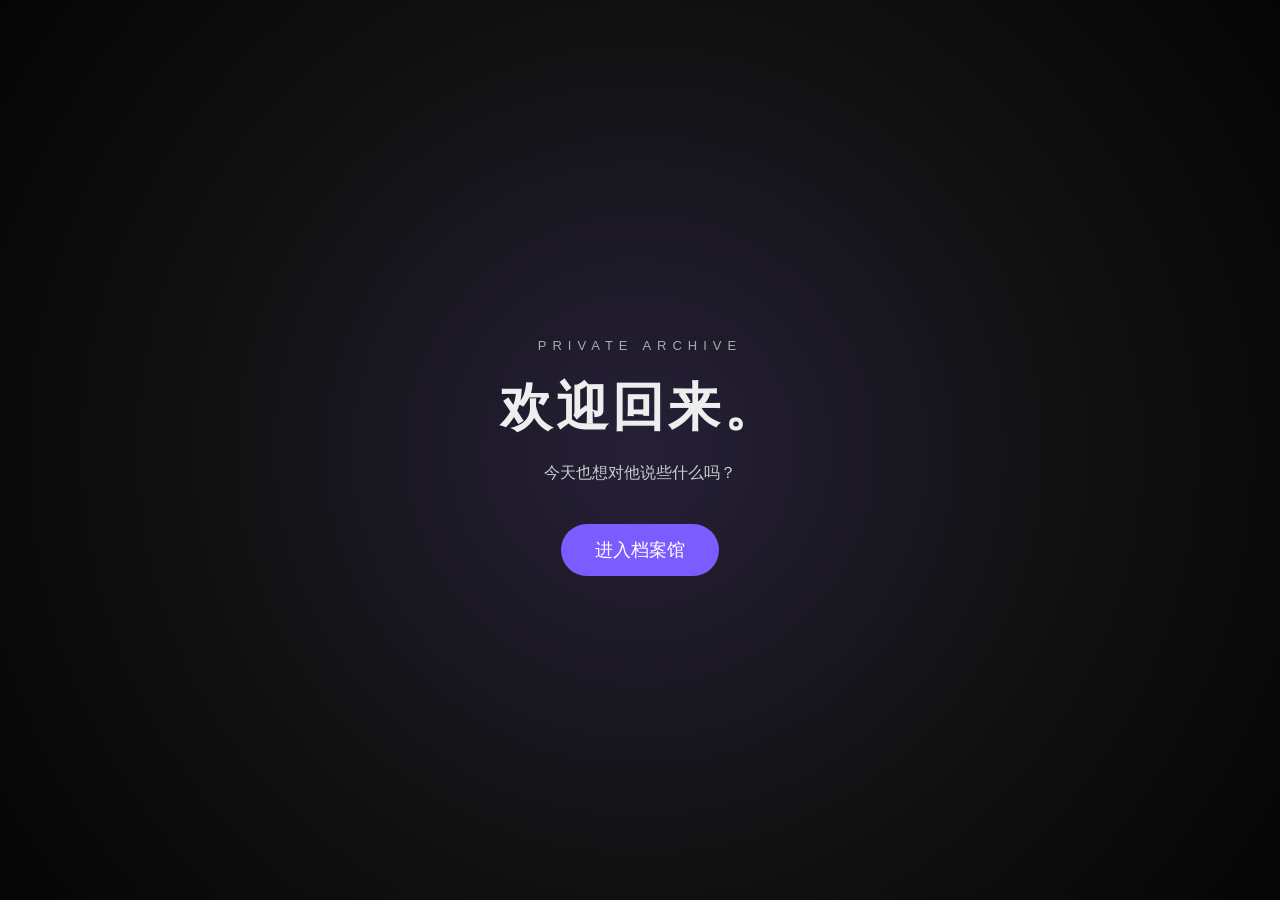
<file: index.html>
<!DOCTYPE html>
<html lang="zh-CN">
<head>
  <meta charset="UTF-8">
  <title>秘密入口</title>
  <link rel="stylesheet" href="style.css">
</head>
<body class="home-page">

  <div class="home-box">
    <p class="small-text">PRIVATE ARCHIVE</p>
    <h1>欢迎回来。</h1>
    <p class="home-line">今天也想对他说些什么吗？</p>

    <a class="enter-button" href="diary.html">进入档案馆</a>
  </div>

</body>
</html>
</file>
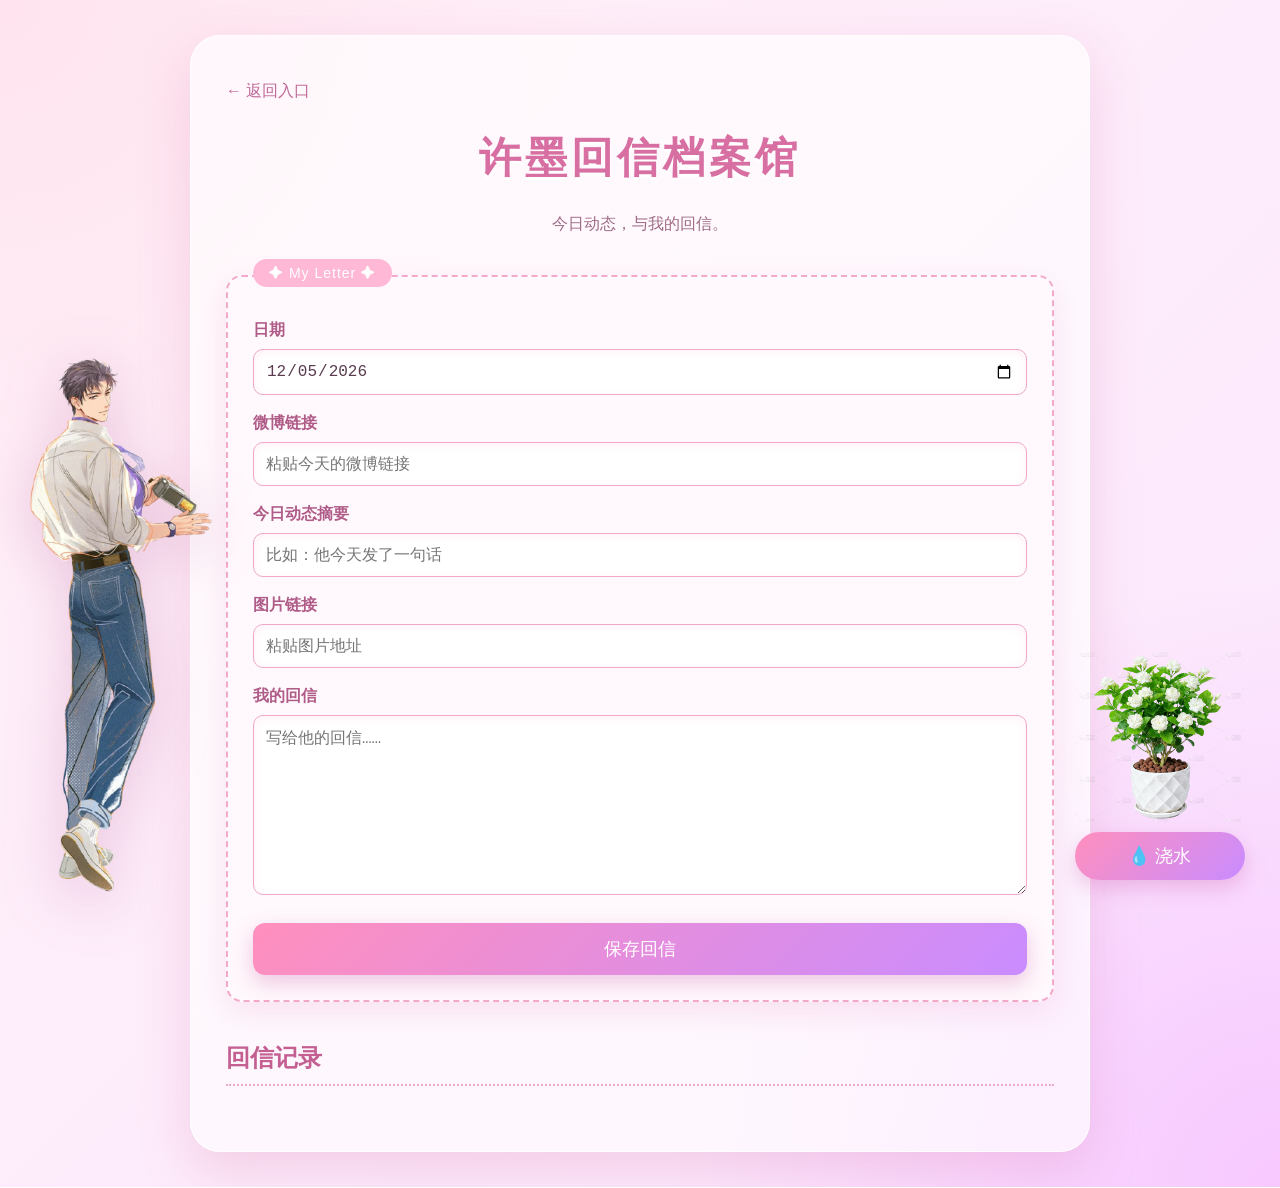
<file: diary.html>
<!DOCTYPE html>
<html lang="zh-CN">
<head>
  <meta charset="UTF-8">
  <title>许墨回信档案馆</title>
  <link rel="stylesheet" href="style.css">
</head>
<body class="diary-page">

  <main class="container">
    <a class="back-link" href="index.html">← 返回入口</a>

    <h1>许墨回信档案馆</h1>
    <p class="subtitle">今日动态，与我的回信。</p>

    <section class="editor">
      <label>日期</label>
      <input type="date" id="dateInput">

      <label>微博链接</label>
      <input type="text" id="linkInput" placeholder="粘贴今天的微博链接">

      <label>今日动态摘要</label>
      <input type="text" id="titleInput" placeholder="比如：他今天发了一句话">

      <label>图片链接</label>
      <input type="text" id="imageInput" placeholder="粘贴图片地址">

      <label>我的回信</label>
      <textarea id="replyInput" placeholder="写给他的回信……"></textarea>

      <button onclick="saveEntry()">保存回信</button>
    </section>

    <section>
      <h2>回信记录</h2>
      <div id="entries"></div>
    </section>
  </main>
  <div class="plant-corner">
    <img
    id="plantImage"
    src="images/plant1.png"
    alt="plant">
    <button
    class="water-button"
    onclick="waterPlant()">

    💧 浇水
    </button>
  </div>
  <div class="xumo-fixed">
  <img src="images/xumo.png" alt="许墨">
  </div>
  <script src="script.js"></script>
</body>
</html>
</file>
<file: style.css>
body {
  margin: 0;
  background: #111;
  color: #eee;
  font-family: "Microsoft YaHei", "Hiragino Sans GB", sans-serif;
}

.home-page {
  height: 100vh;
  display: flex;
  justify-content: center;
  align-items: center;
  background:
    radial-gradient(circle at center, #262038 0%, #111 55%, #050505 100%);
}

.home-box {
  text-align: center;
  padding: 40px;
}

.small-text {
  letter-spacing: 6px;
  color: #aaa;
  font-size: 13px;
}

.home-box h1 {
  font-size: 52px;
  margin: 20px 0;
}

.home-line {
  color: #ccc;
  margin-bottom: 40px;
}

.enter-button {
  display: inline-block;
  text-decoration: none;
  color: white;
  background: #7b5cff;
  padding: 14px 34px;
  border-radius: 999px;
  font-size: 18px;
}

.enter-button:hover {
  background: #957cff;
}

.container {
  width: min(900px, 92vw);

  margin: 40px auto;

  padding: 45px;

  background: rgba(255,255,255,0.68);

  border-radius: 30px;

  box-sizing: border-box;
}

.back-link {
  color: #aaa;
  text-decoration: none;
}

h1 {
  text-align: center;
  font-size: 42px;
  letter-spacing: 4px;
}

.subtitle {
  text-align: center;
  color: #aaa;
  margin-bottom: 40px;
}

.editor {
  background: #010101;
  padding: 25px;
  border-radius: 16px;
  margin-bottom: 40px;
}

label {
  display: block;
  margin-top: 18px;
  margin-bottom: 8px;
  color: #cfcfcf;
}

input, textarea {
  width: 100%;
  box-sizing: border-box;
  background: #0b0b0b;
  color: #fff;
  border: 1px solid #444;
  border-radius: 10px;
  padding: 12px;
  font-size: 16px;
}

textarea {
  height: 180px;
  resize: vertical;
}

button {
  margin-top: 24px;
  width: 100%;
  padding: 14px;
  border: none;
  border-radius: 12px;
  background: #7b5cff;
  color: white;
  font-size: 18px;
  cursor: pointer;
}

button:hover {
  background: #957cff;
}

.entry {
  background: #1c1c1c;
  border-left: 4px solid #7b5cff;
  padding: 20px;
  border-radius: 12px;
  margin-bottom: 20px;
}

.entry-date {
  color: #aaa;
  font-size: 14px;
}

.entry-title {
  font-size: 20px;
  margin: 10px 0;
}

.entry-link a {
  color: #9f8cff;
}

.entry-reply {
  white-space: pre-wrap;
  line-height: 1.8;
  margin-top: 15px;
}

/* ===== 日记页：少女粉风格 ===== */

.diary-page {
  background:
    radial-gradient(circle at top left, #ffe4ef 0%, transparent 35%),
    radial-gradient(circle at bottom right, #f7c8ff 0%, transparent 35%),
    linear-gradient(135deg, #fff0f6, #fbe8ff);
  color: #5a3b4f;
}

.diary-page .container {
   width: min(900px, 92vw);
  margin: 35px auto;
  background: rgba(255, 255, 255, 0.65);
  padding: 45px 35px;
  border-radius: 30px;
  box-shadow: 0 20px 50px rgba(220, 120, 170, 0.25);
  border: 1px solid rgba(255, 255, 255, 0.8);
}

.diary-page h1 {
  color: #d86fa3;
  text-shadow: 0 3px 0 #fff;
}

.diary-page .subtitle {
  color: #9f6b87;
}

.diary-page .back-link {
  color: #c06a9a;
}

.diary-page .editor {
  background: #fff8fc;
  border: 2px dashed #f3a9ca;
  box-shadow: 0 10px 30px rgba(230, 130, 180, 0.18);
  position: relative;
}

.diary-page .editor::before {
  content: "✦  My Letter  ✦";
  position: absolute;
  top: -18px;
  left: 25px;
  background: #ffb8d6;
  color: white;
  padding: 6px 16px;
  border-radius: 999px;
  font-size: 14px;
  letter-spacing: 1px;
}

.diary-page label {
  color: #b05c88;
  font-weight: bold;
}

.diary-page input,
.diary-page textarea {
  background: #fff;
  color: #5a3b4f;
  border: 1px solid #f0a8c8;
  box-shadow: inset 0 2px 8px rgba(255, 180, 210, 0.2);
}

.diary-page input:focus,
.diary-page textarea:focus {
  outline: none;
  border-color: #e772aa;
  box-shadow: 0 0 0 4px rgba(231, 114, 170, 0.18);
}

.diary-page button {
  background: linear-gradient(135deg, #ff8fbd, #c98cff);
  box-shadow: 0 8px 20px rgba(210, 110, 180, 0.35);
}

.diary-page button:hover {
  background: linear-gradient(135deg, #ffaad0, #d7a7ff);
}

.diary-page h2 {
  color: #c45f91;
  border-bottom: 2px dotted #f1a9ca;
  padding-bottom: 10px;
}

.diary-page .entry {
  background: #fffafd;
  border-left: 6px solid #ff9bc5;
  border-radius: 22px;
  box-shadow: 0 8px 24px rgba(220, 120, 170, 0.18);
  position: relative;
}

.diary-page .entry::after {
  content: "♡";
  position: absolute;
  right: 20px;
  top: 15px;
  color: #ff9bc5;
  font-size: 24px;
}

.diary-page .entry-date {
  color: #b7829e;
}

.diary-page .entry-title {
  color: #c45f91;
  font-weight: bold;
}

.diary-page .entry-link a {
  color: #d86fa3;
}

.diary-page .entry-reply {
  color: #5a3b4f;
  background: #fff3f9;
  padding: 15px;
  border-radius: 16px;
}
.weibo-image {
  width: 20%;
  border-radius: 18px;
  margin-top: 15px;
}

.delete-button{
  margin-top: 16px;
  background: #ff8db4;
  border: none;
  color: white;
  padding: 10px 16px;
  border-radius: 12px;
  cursor: pointer;
}

.delete-button:hover{
  background: #ff6ea0;
}

.plant-corner {
  position: fixed;

  right: 35px;
  bottom: 20px;

  display: flex;
  flex-direction: column;
  align-items: center;

  z-index: 999;
}

#plantImage {
  width: 170px;

  transition: 0.4s;
}

.water-button {
  margin-top: 10px;

  background: #ff9bc5;

  border: none;

  border-radius: 999px;

  color: white;

  padding: 12px 18px;

  cursor: pointer;
}

.xumo-fixed {
  position: fixed;
  left: 30px;
  bottom: 0;
  width: 260px;
  z-index: 10;
  pointer-events: none;
}

.xumo-fixed img {
  width: 70%;
  display: block;
  filter: drop-shadow(0 12px 28px rgba(180, 90, 150, 0.28));
}
</file>
